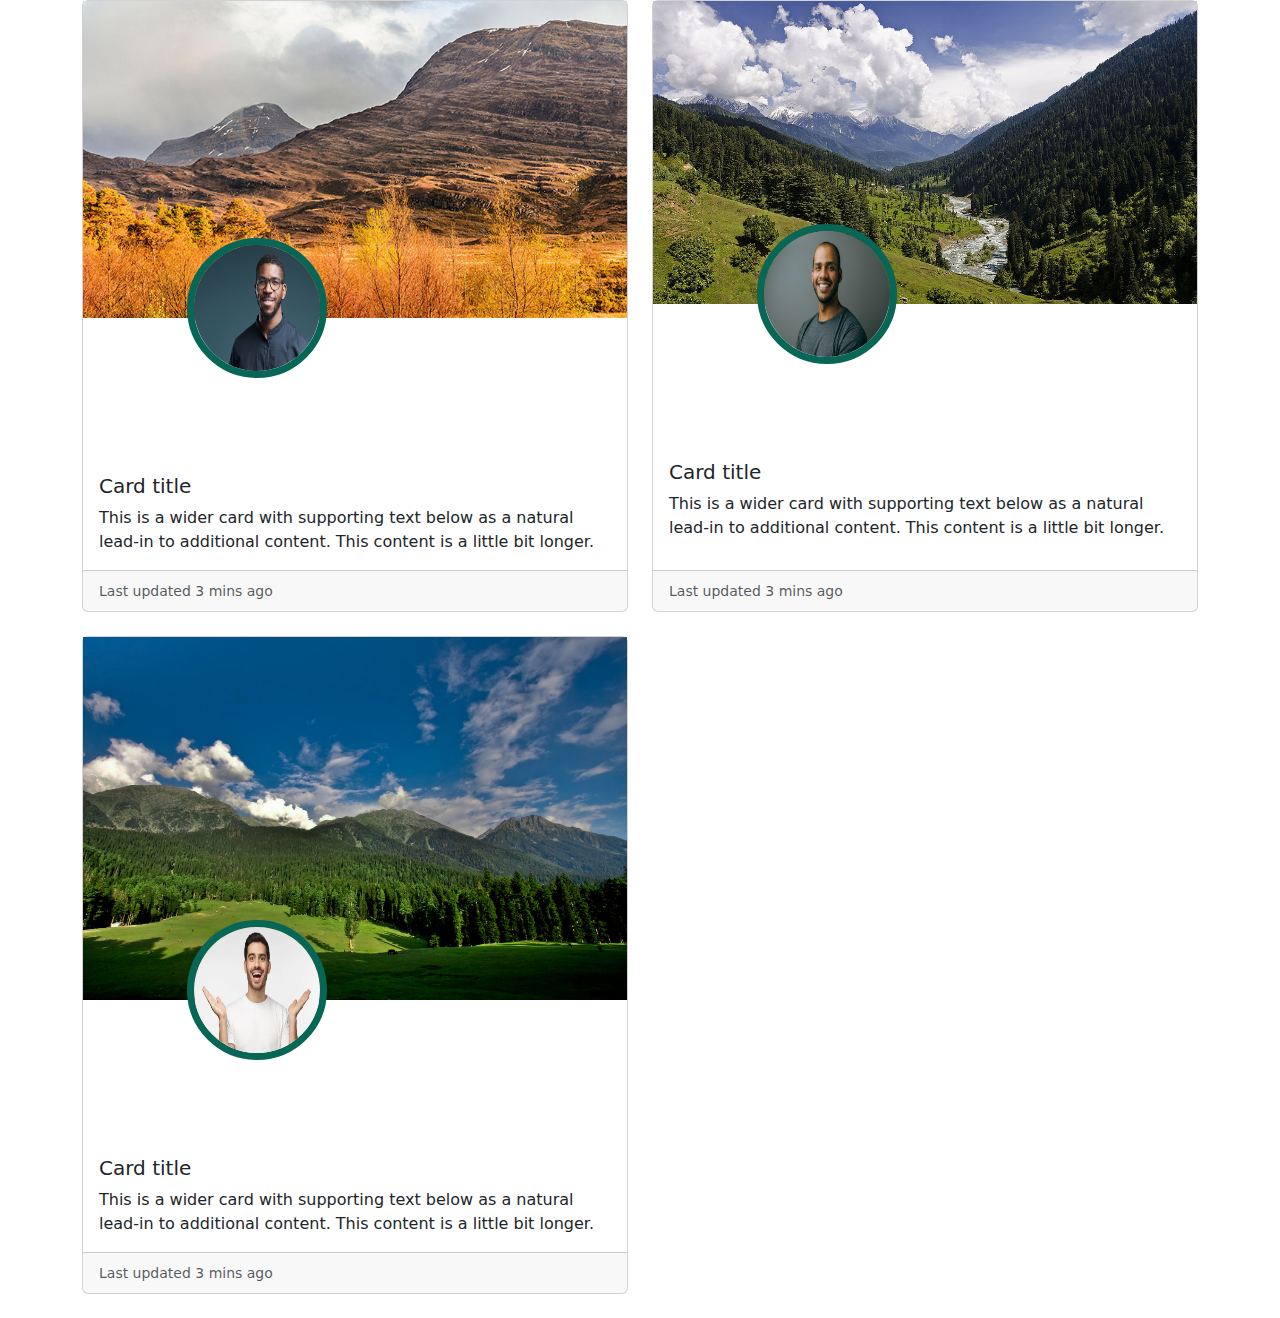
<file: index.html>
<!DOCTYPE html>
<html lang="en">
<head>
    <meta charset="UTF-8">
    <meta http-equiv="X-UA-Compatible" content="IE=edge">
    <meta name="viewport" content="width=device-width, initial-scale=1.0">
    <title>bootstrap card</title>
    <!-- bootstrap cdn -->
    <link rel="stylesheet" href="style/bootstrap.min.css">
    <!-- stylesheet -->
    <link rel="stylesheet" href="style/style.css">
</head>
<body>
    <main>
       <div class="container">
          <div class="row g-4">
            <div class="col-12 col-sm-6 col-md-6">
              <div class="card h-100">
                <div class="img-1">
                  <img class="img-fluid" src="images/Beinn-na-h-Eaglaise.jpg" alt="...">
                </div>
                <div class="img-2">
                  <img class="img-fluid d-block position-relative z-1" src="images/profile/istockphoto-1347495868-170667a.jpg" alt="">
                </div>
                <div class="card-body">
                  <h5 class="card-title">Card title</h5>
                  <p class="card-text">This is a wider card with supporting text below as a natural lead-in to additional content. This content is a little bit longer.</p>
                </div>
                <div class="card-footer">
                  <small class="text-muted">Last updated 3 mins ago</small>
                </div>
              </div>
            </div>
            <div class="col-12 col-sm-6 col-md-6">
              <div class="card h-100">
                <div class="img-1">
                  <img class="img-fluid" src="images/What-is-a-Valley-1024x571.jpg" alt="...">
                </div>
                <div class="img-2">
                  <img class="img-fluid d-block position-relative z-1 rounded-circle" src="images/profile/istockphoto-1372641621-170667a.jpg" alt="">
                </div>
                <div class="card-body">
                  <h5 class="card-title">Card title</h5>
                  <p class="card-text">This is a wider card with supporting text below as a natural lead-in to additional content. This content is a little bit longer.</p>
                </div>
                <div class="card-footer">
                  <small class="text-muted">Last updated 3 mins ago</small>
                </div>
              </div>
            </div>
            <div class="col-12 col-sm-6 col-md-6">
              <div class="card h-100">
                <div class="img-1">
                  <img src="images/1kashmir-valley.jpg" class="img-fluid" alt="...">
                </div>
                <div class="img-2">
                  <img class="img-fluid d-block position-relative z-1 rounded-circle" src="images/profile/depositphotos_194626272-stock-photo-studio-portrait-of-young-positive.jpg" alt="">
                </div>
                <div class="card-body">
                  <h5 class="card-title">Card title</h5>
                  <p class="card-text">This is a wider card with supporting text below as a natural lead-in to additional content. This content is a little bit longer.</p>
                </div>
                <div class="card-footer">
                  <small class="text-muted">Last updated 3 mins ago</small>
                </div>
              </div>
            </div>
          </div>
       </div>
    </main>
    <!-- bootstrap js cdn -->
    <script src="js/bootstrap.min.js"></script>
</body>
</html>
</file>
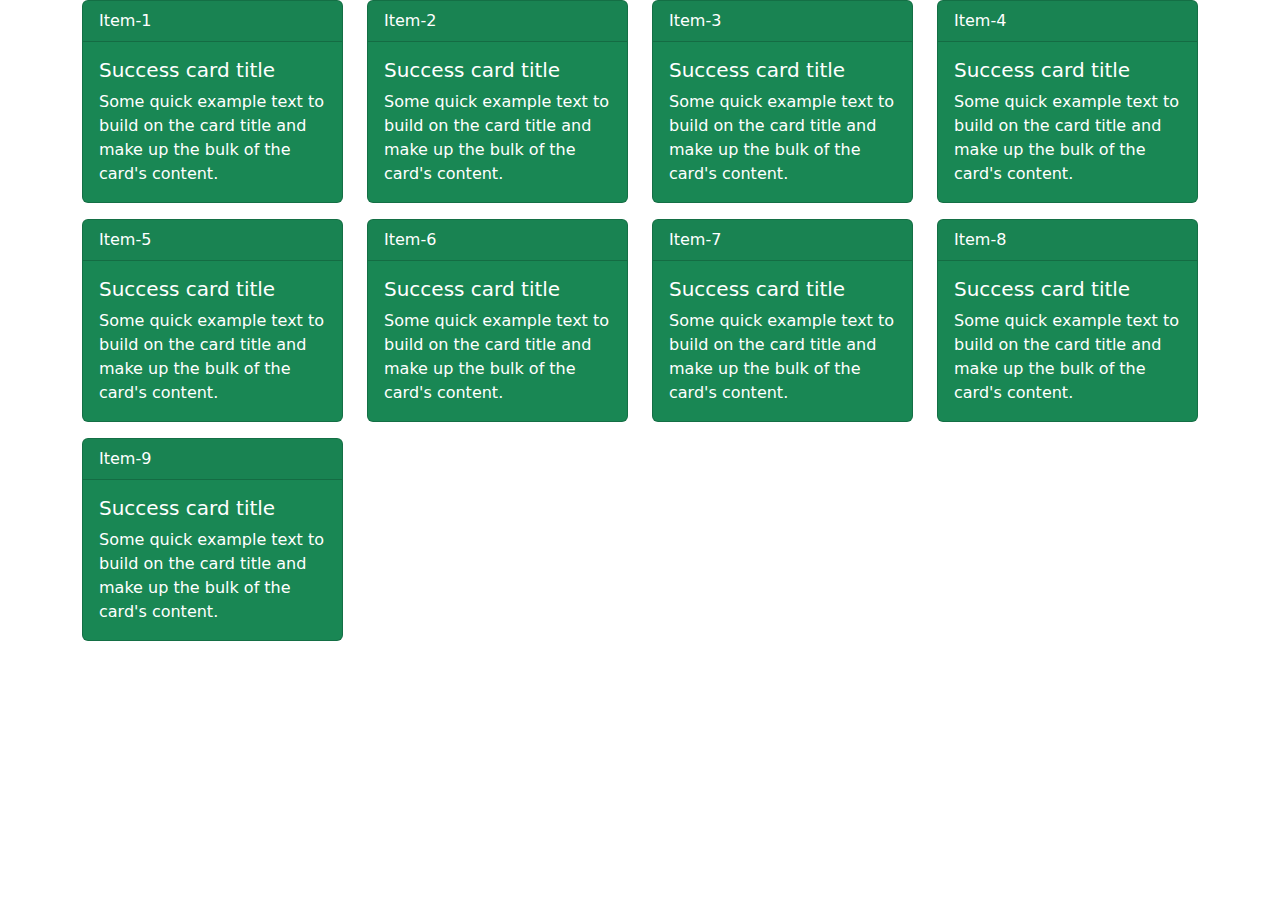
<file: card.html>
<!DOCTYPE html>
<html lang="en">
<head>
    <meta charset="UTF-8">
    <meta http-equiv="X-UA-Compatible" content="IE=edge">
    <meta name="viewport" content="width=device-width, initial-scale=1.0">
    <title>bootstrap card</title>
    <!-- bootstrap css cdn -->
    <link rel="stylesheet" href="style/bootstrap.min.css">
</head>
<body>
    <main>
        <section>
            <div class="container">
                <div class="row">
                    <div class="col-12 col-sm-6 col-md-4 col-lg-3">
                        <div class="card text-bg-success mb-3" style="max-width: 18rem;">
                            <div class="card-header">Item-1</div>
                            <div class="card-body">
                              <h5 class="card-title">Success card title</h5>
                              <p class="card-text">Some quick example text to build on the card title and make up the bulk of the card's content.</p>
                            </div>
                          </div>
                    </div>
                    <div class="col-12 col-sm-6 col-md-4 col-lg-3">
                        <div class="card text-bg-success mb-3" style="max-width: 18rem;">
                            <div class="card-header">Item-2</div>
                            <div class="card-body">
                              <h5 class="card-title">Success card title</h5>
                              <p class="card-text">Some quick example text to build on the card title and make up the bulk of the card's content.</p>
                            </div>
                          </div>
                    </div>
                    <div class="col-12 col-sm-6 col-md-4 col-lg-3">
                        <div class="card text-bg-success mb-3" style="max-width: 18rem;">
                            <div class="card-header">Item-3</div>
                            <div class="card-body">
                              <h5 class="card-title">Success card title</h5>
                              <p class="card-text">Some quick example text to build on the card title and make up the bulk of the card's content.</p>
                            </div>
                          </div>
                    </div>
                    <div class="col-12 col-sm-6 col-md-4 col-lg-3">
                        <div class="card text-bg-success mb-3" style="max-width: 18rem;">
                            <div class="card-header">Item-4</div>
                            <div class="card-body">
                              <h5 class="card-title">Success card title</h5>
                              <p class="card-text">Some quick example text to build on the card title and make up the bulk of the card's content.</p>
                            </div>
                          </div>
                    </div>
                    <div class="col-12 col-sm-6 col-md-4 col-lg-3">
                        <div class="card text-bg-success mb-3" style="max-width: 18rem;">
                            <div class="card-header">Item-5</div>
                            <div class="card-body">
                              <h5 class="card-title">Success card title</h5>
                              <p class="card-text">Some quick example text to build on the card title and make up the bulk of the card's content.</p>
                            </div>
                          </div>
                    </div>
                    <div class="col-12 col-sm-6 col-md-4 col-lg-3">
                        <div class="card text-bg-success mb-3" style="max-width: 18rem;">
                            <div class="card-header">Item-6</div>
                            <div class="card-body">
                              <h5 class="card-title">Success card title</h5>
                              <p class="card-text">Some quick example text to build on the card title and make up the bulk of the card's content.</p>
                            </div>
                          </div>
                    </div>
                    <div class="col-12 col-sm-6 col-md-4 col-lg-3">
                        <div class="card text-bg-success mb-3" style="max-width: 18rem;">
                            <div class="card-header">Item-7</div>
                            <div class="card-body">
                              <h5 class="card-title">Success card title</h5>
                              <p class="card-text">Some quick example text to build on the card title and make up the bulk of the card's content.</p>
                            </div>
                          </div>
                    </div>
                    <div class="col-12 col-sm-6 col-md-4 col-lg-3">
                        <div class="card text-bg-success mb-3" style="max-width: 18rem;">
                            <div class="card-header">Item-8</div>
                            <div class="card-body">
                              <h5 class="card-title">Success card title</h5>
                              <p class="card-text">Some quick example text to build on the card title and make up the bulk of the card's content.</p>
                            </div>
                          </div>
                    </div>
                    <div class="col-12 col-sm-6 col-md-4 col-lg-3">
                        <div class="card text-bg-success mb-3" style="max-width: 18rem;">
                            <div class="card-header">Item-9</div>
                            <div class="card-body">
                              <h5 class="card-title">Success card title</h5>
                              <p class="card-text">Some quick example text to build on the card title and make up the bulk of the card's content.</p>
                            </div>
                          </div>
                    </div>
                </div>
            </div>
        </section>
    </main>
    <!-- bootstrap js cdn -->
</body>
</html>
</file>
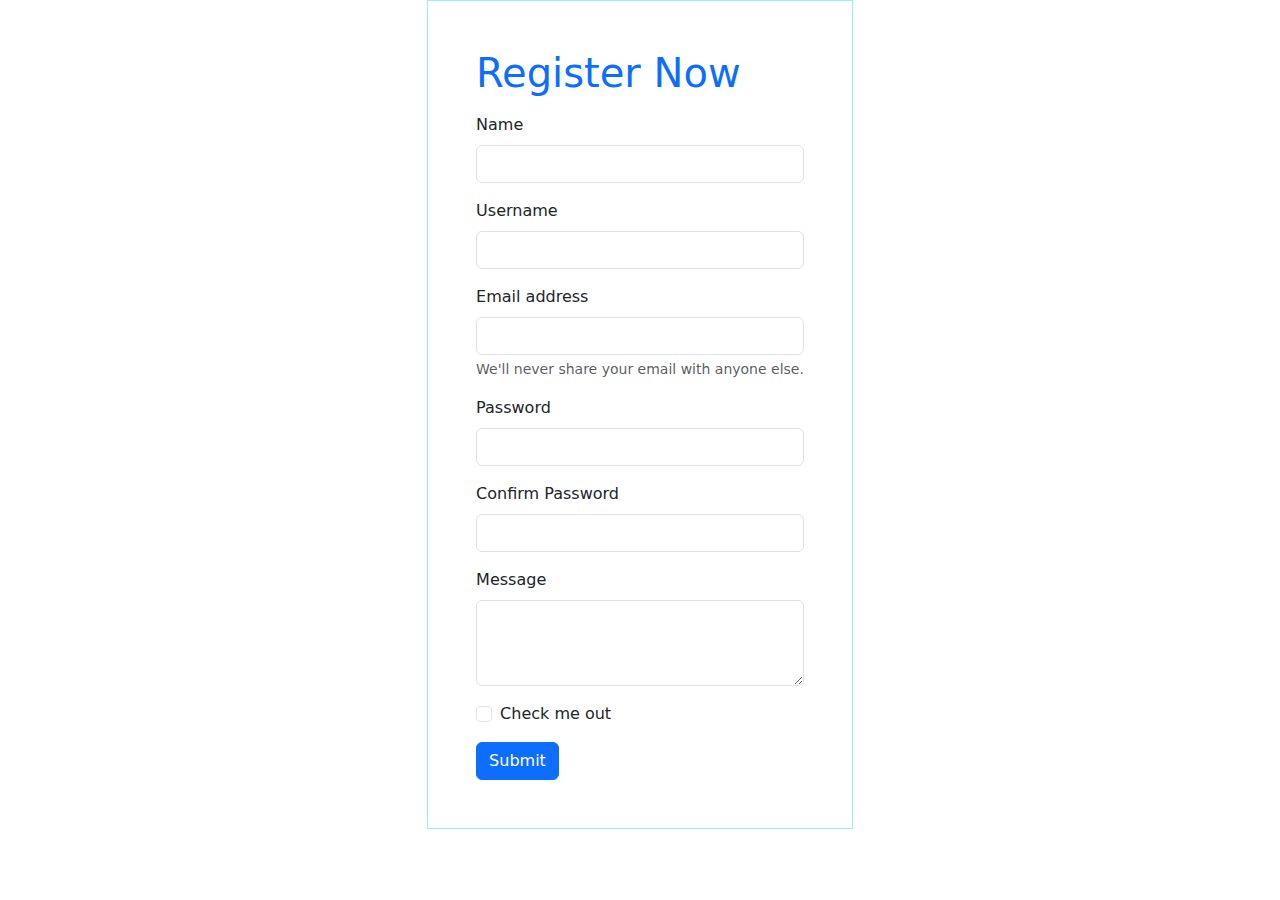
<file: form.html>
<!DOCTYPE html>
<html lang="en">
<head>
    <meta charset="UTF-8">
    <meta http-equiv="X-UA-Compatible" content="IE=edge">
    <meta name="viewport" content="width=device-width, initial-scale=1.0">
    <title>Bootstrap form</title>
    <!-- bootstrap css cdn -->
    <link rel="stylesheet" href="style/bootstrap.min.css">
</head>
<body>
    <main>
        <div class="container d-flex flex-column align-items-center">
            <form class="border border-info-subtle p-5">
                <h1 class="mb-3 text-primary">Register Now</h1>
                <div class="mb-3">
                    <label for="exampleInputText" class="form-label">Name</label>
                    <input type="text" class="form-control" id="exampleInputText" aria-describedby="emailHelp">
                </div>
                <div class="mb-3">
                    <label for="exampleInputText2" class="form-label">Username</label>
                    <input type="text" class="form-control" id="exampleInputText2" aria-describedby="emailHelp">
                </div>
                <div class="mb-3">
                  <label for="exampleInputEmail1" class="form-label">Email address</label>
                  <input type="email" class="form-control" id="exampleInputEmail1" aria-describedby="emailHelp">
                  <div id="emailHelp" class="form-text">We'll never share your email with anyone else.</div>
                </div>
                <div class="mb-3">
                  <label for="exampleInputPassword1" class="form-label">Password</label>
                  <input type="password" class="form-control" id="exampleInputPassword1">
                </div>
                <div class="mb-3">
                  <label for="exampleInputPassword2" class="form-label">Confirm Password</label>
                  <input type="password" class="form-control" id="exampleInputPassword2">
                </div>
                <div class="mb-3">
                    <label for="exampleFormControlTextarea1" class="form-label">Message</label>
                    <textarea class="form-control" id="exampleFormControlTextarea1" rows="3"></textarea>
                  </div>
                <div class="mb-3 form-check">
                  <input type="checkbox" class="form-check-input" id="exampleCheck1">
                  <label class="form-check-label" for="exampleCheck1">Check me out</label>
                </div>
                <button type="submit" class="btn btn-primary">Submit</button>
              </form>
        </div>
    </main>
    <!-- bootstrap js cdn -->
    <script src="js/bootstrap.min.js"></script>
</body>
</html>
</file>
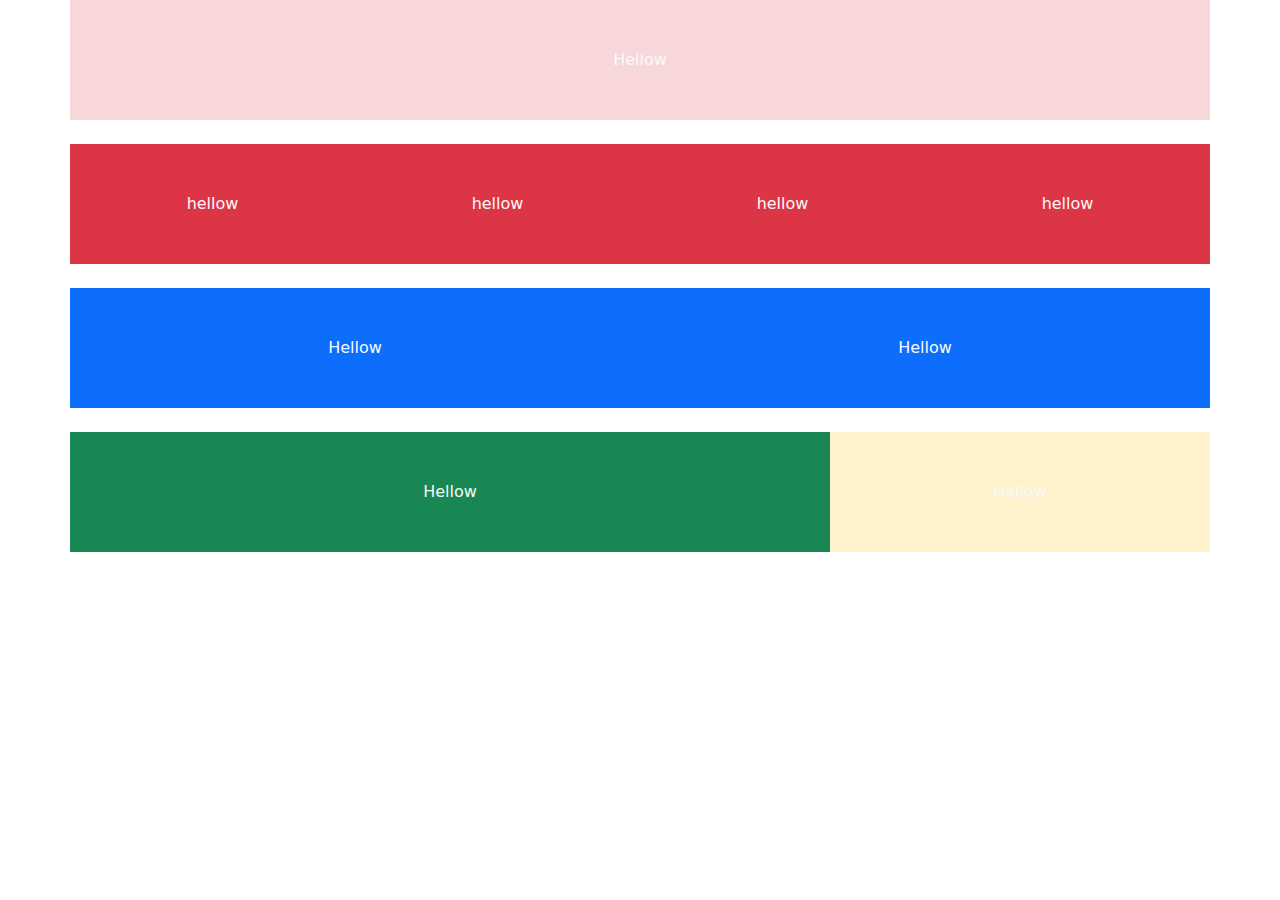
<file: grid.html>
<!DOCTYPE html>
<html lang="en">
<head>
    <meta charset="UTF-8">
    <meta http-equiv="X-UA-Compatible" content="IE=edge">
    <meta name="viewport" content="width=device-width, initial-scale=1.0">
    <title>bootstrap grid</title>
    <!-- bootstrap cdn -->
    <link rel="stylesheet" href="style/bootstrap.min.css">
    <!-- stylesheet -->
    <link rel="stylesheet" href="style/style.css">
</head>
<body>
    <main>
        <section>
            <div class="container">
                <div class="row text-center g-4 text-light">
                    <div class="col-12 bg- bg-danger-subtle p-5 "> Hellow</div>
                    <div class="col-12 col-md-6 col-lg-3 bg-danger p-5 ">hellow</div>
                    <div class="col-12 col-md-6 col-lg-3 bg-danger p-5 ">hellow</div>
                    <div class="col-12 col-md-6 col-lg-3 bg-danger p-5 ">hellow</div>
                    <div class="col-12 col-md-6 col-lg-3 bg-danger p-5 ">hellow</div>
                    <div class="col-12 col-md-12 col-lg-6 bg-primary p-5">Hellow</div>
                    <div class="col-12 col-md-12 col-lg-6 bg-primary p-5">Hellow</div>
                    <div class="col-12 col-md-6 col-lg-8 bg-success p-5">Hellow</div>
                    <div class="col-12 col-md-6 col-lg-4 bg-warning-subtle p-5">Hellow</div>
                </div>
            </div>
        </section>
    </main>
    <!-- bootstrap js cdn -->
    <script src="js/bootstrap.min.js"></script>
</body>
</html>
</file>
<file: style/style.css>
.img-2{
    width: 140px;
    height: 140px;
    position: relative;
    top: -80px;
    left: 104px;
    border: 7px splid #FFFFFF;
}
.img-2 img{
    border-radius: 50%;
    height: 100%;
    border: 7px solid #076655;
}
</file>
